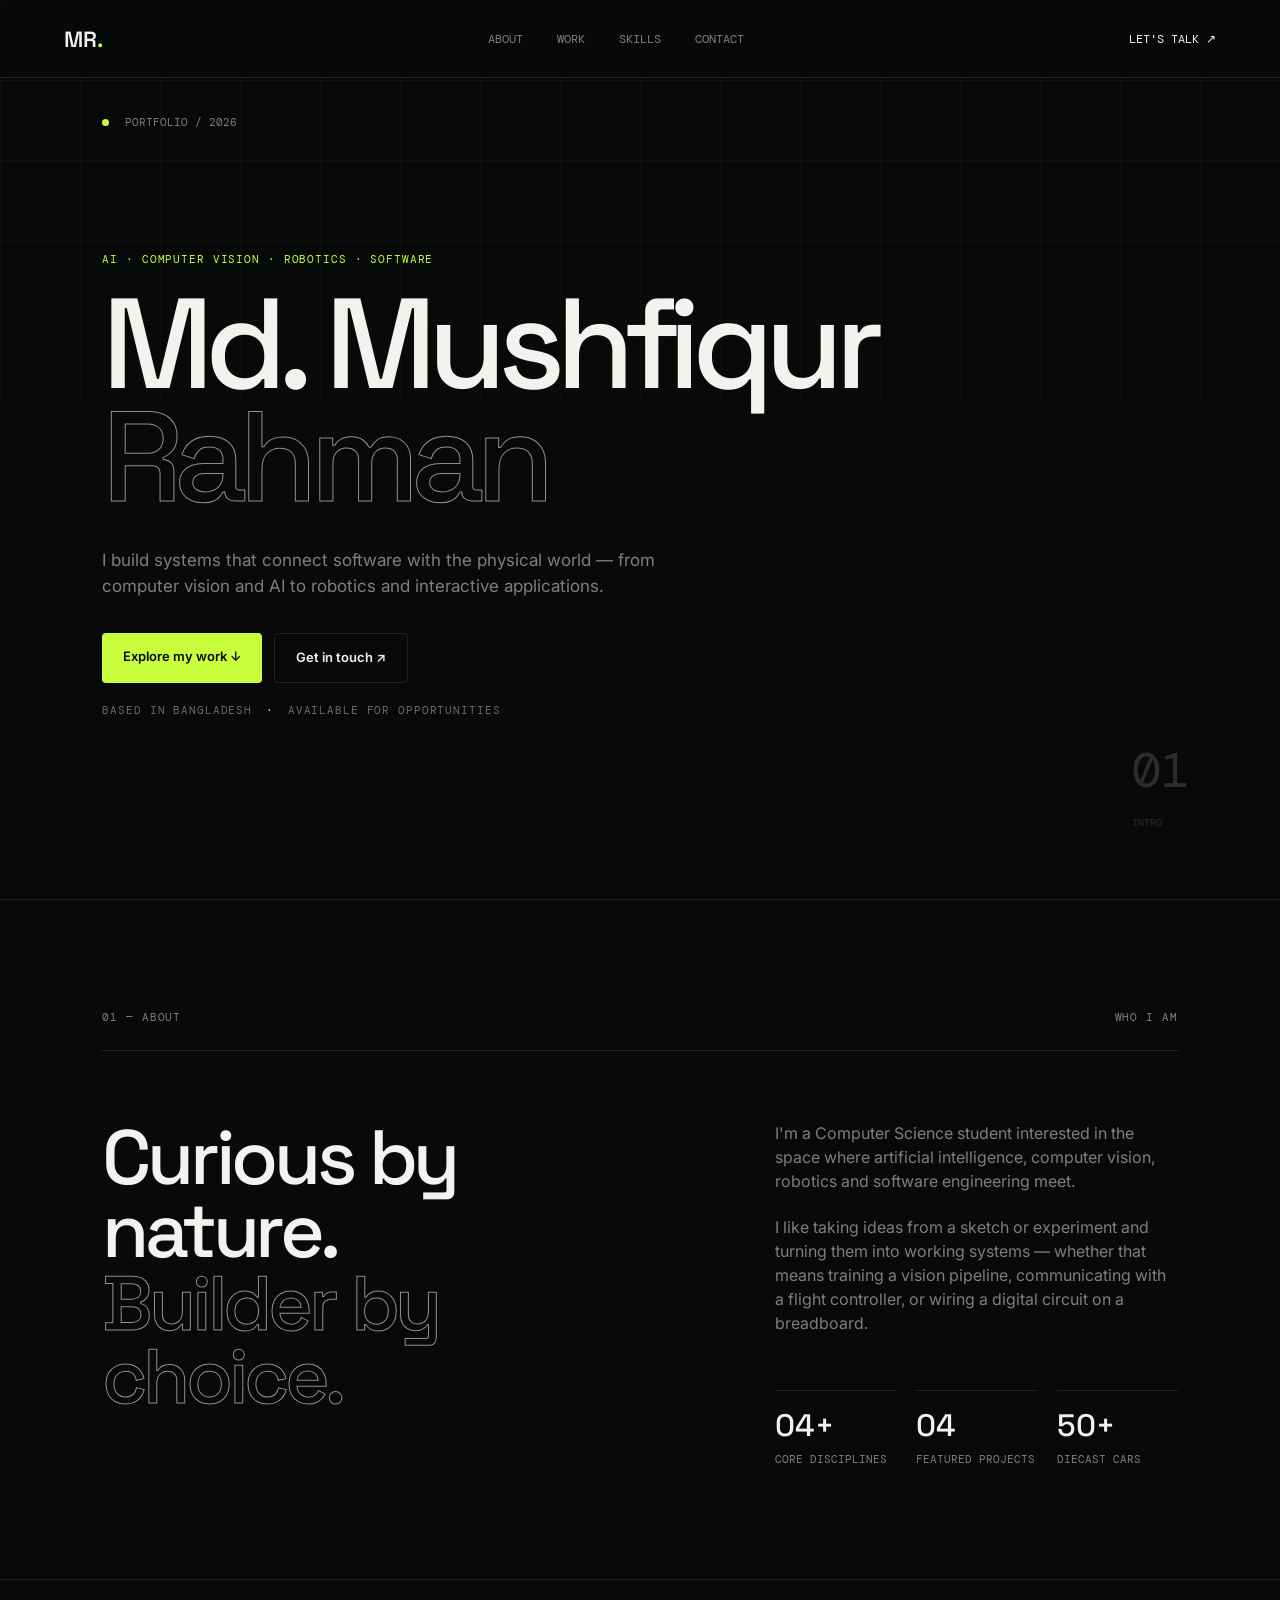
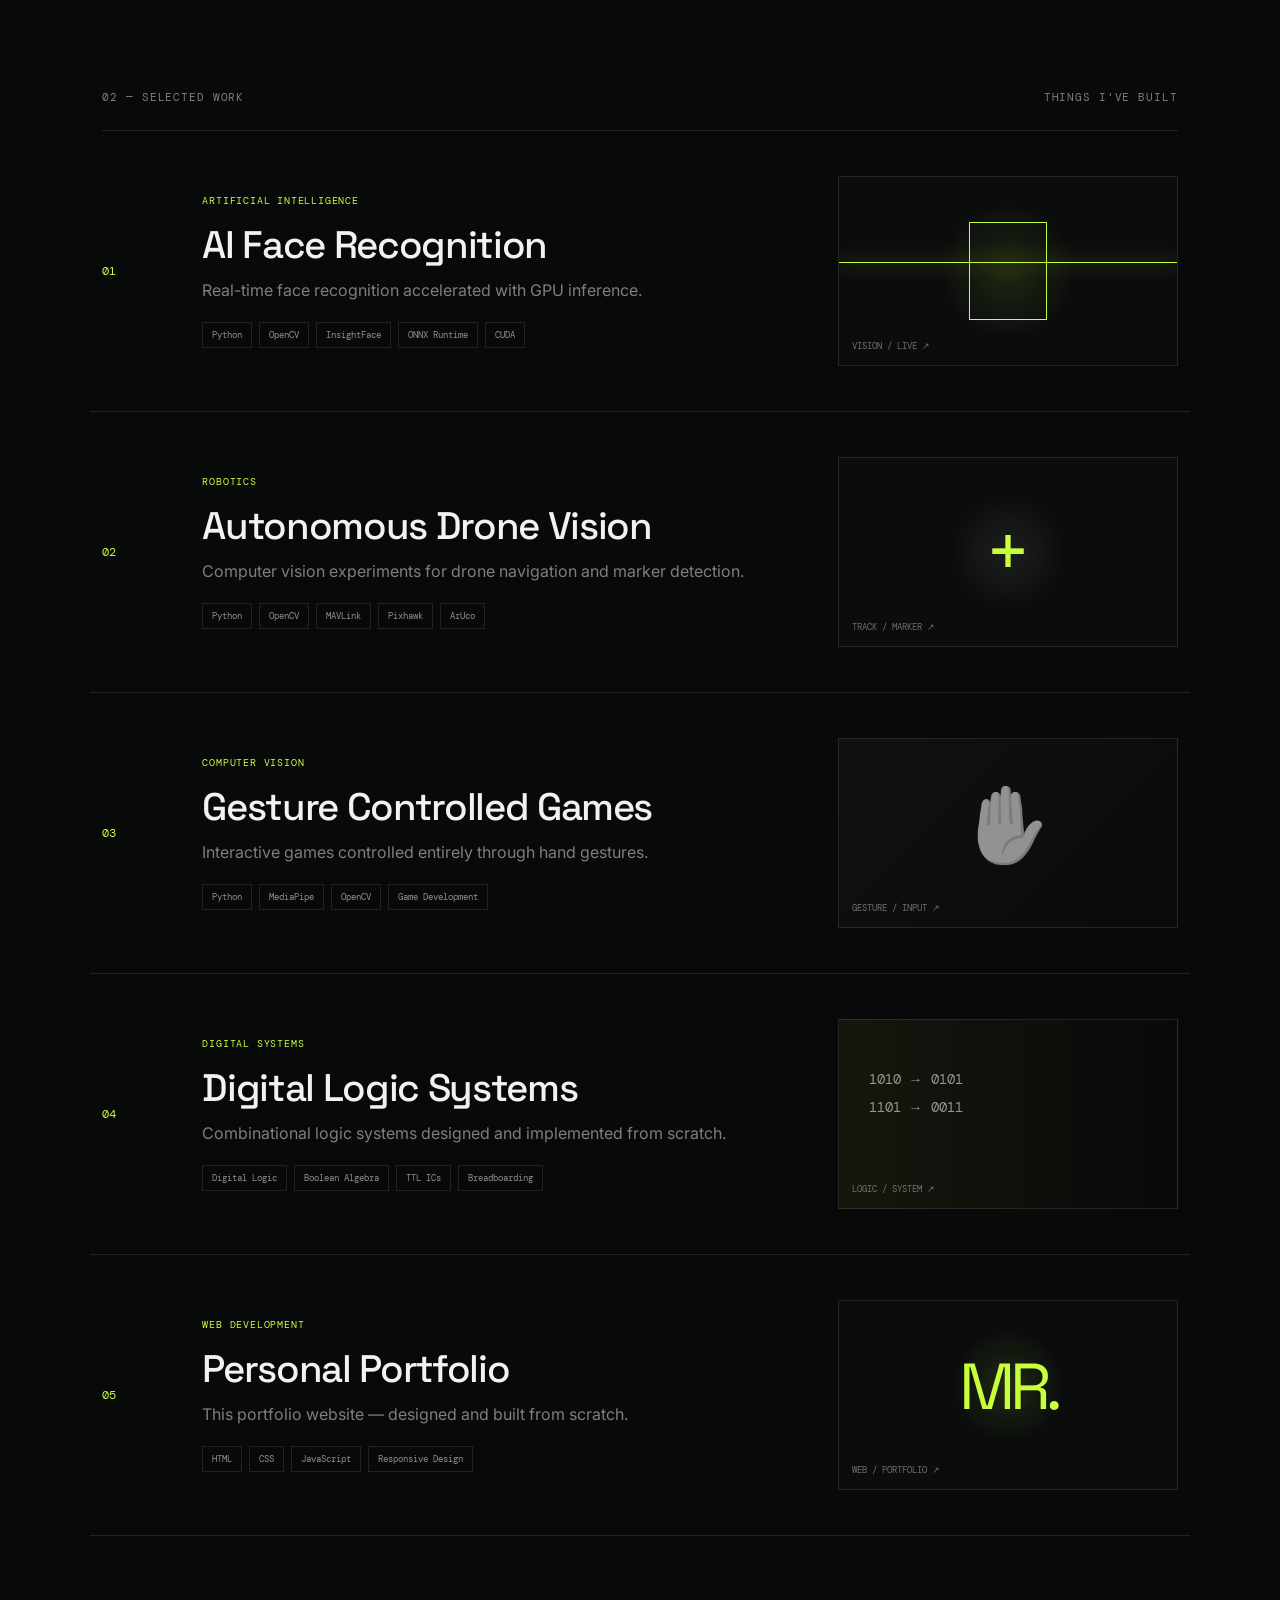
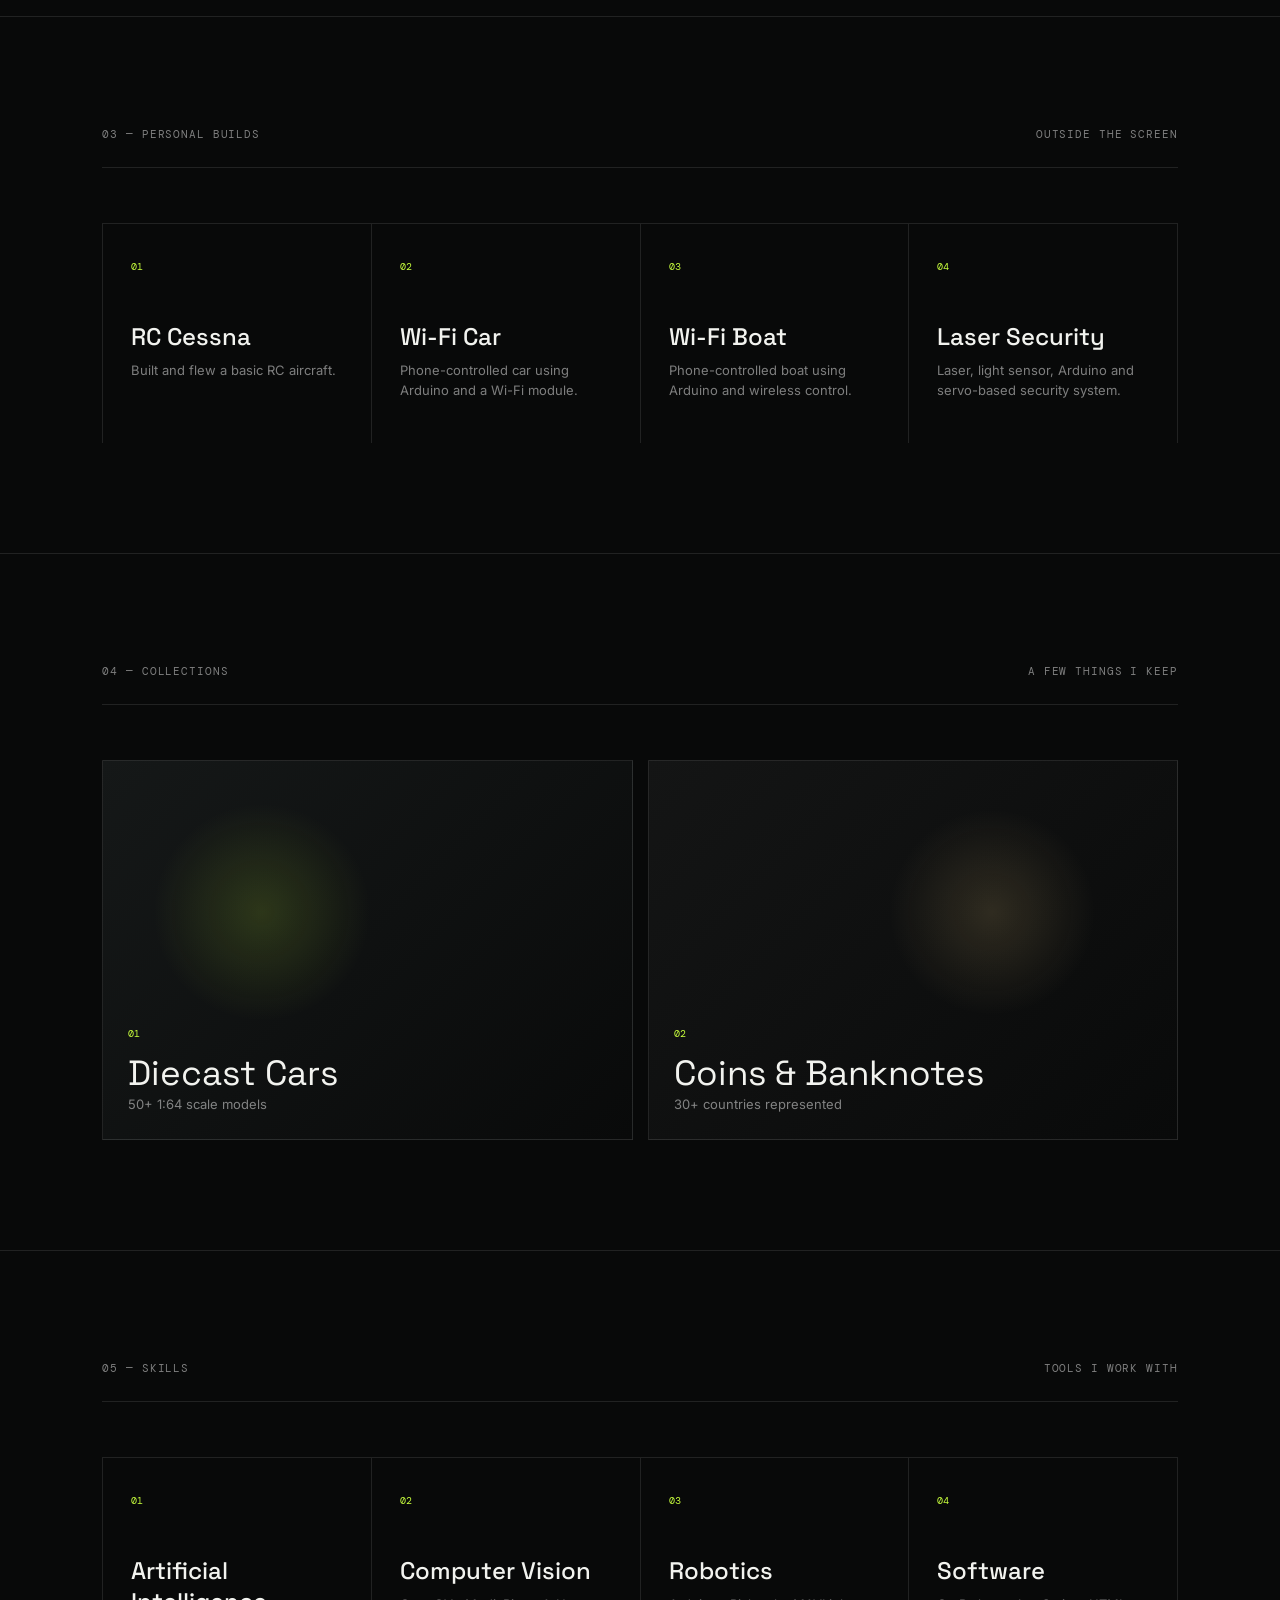
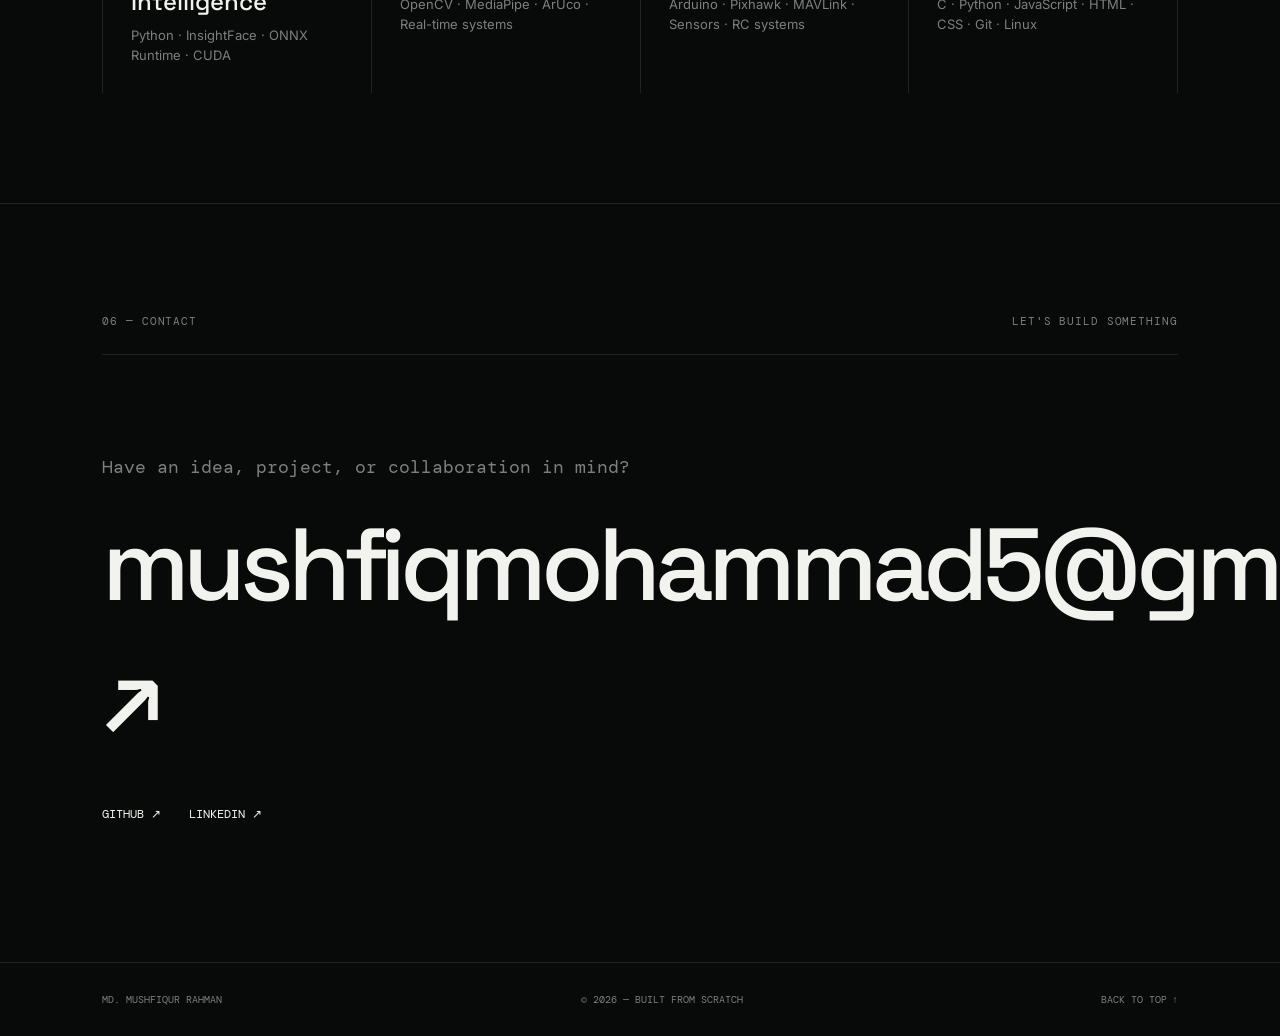
<file: index.html>
<!DOCTYPE html>
<html lang="en">
<head>
  <meta charset="UTF-8">
  <meta name="viewport" content="width=device-width, initial-scale=1.0">
  <meta name="description" content="Md. Mushfiqur Rahman — AI, computer vision, robotics and software portfolio.">
  <title>Md. Mushfiqur Rahman — Portfolio</title>
  <link rel="stylesheet" href="style.css">
</head>
<body>
  <div id="loader" class="loader">
    <div class="loader-grid"></div>
    <div class="drone" aria-hidden="true"><span></span><span></span><span></span><span></span><div class="drone-body"></div></div>
    <div class="loader-text">INITIALIZING PORTFOLIO</div>
  </div>

  <div class="site">
    <nav class="nav">
      <a href="#top" class="logo">MR<span>.</span></a>
      <div class="nav-links">
        <a href="#about">About</a><a href="#work">Work</a><a href="#skills">Skills</a><a href="#contact">Contact</a>
      </div>
      <a href="#contact" class="nav-contact">Let's talk ↗</a>
    </nav>

    <main id="top">
      <section class="hero">
        <div class="hero-grid"></div>
        <div class="hero-kicker"><span></span> Portfolio / 2026</div>
        <div class="hero-content">
          <p class="eyebrow">AI · COMPUTER VISION · ROBOTICS · SOFTWARE</p>
          <h1>Md. Mushfiqur<br><em>Rahman</em></h1>
          <p class="hero-copy">I build systems that connect software with the physical world — from computer vision and AI to robotics and interactive applications.</p>
          <div class="hero-actions">
            <a class="button primary" href="#work">Explore my work ↓</a>
            <a class="button secondary" href="#contact">Get in touch ↗</a>
          </div>
          <p class="availability">Based in Bangladesh <span>·</span> Available for opportunities</p>
        </div>
        <div class="hero-mark">01<br><small>INTRO</small></div>
      </section>

      <section id="about" class="section about">
        <div class="section-head"><span>01 — About</span><span>Who I am</span></div>
        <div class="about-layout">
          <h2>Curious by nature.<br><em>Builder by choice.</em></h2>
          <div class="about-text">
            <p>I'm a Computer Science student interested in the space where artificial intelligence, computer vision, robotics and software engineering meet.</p>
            <p>I like taking ideas from a sketch or experiment and turning them into working systems — whether that means training a vision pipeline, communicating with a flight controller, or wiring a digital circuit on a breadboard.</p>
            <div class="stats">
              <div><strong>04+</strong><span>Core disciplines</span></div>
              <div><strong>04</strong><span>Featured projects</span></div>
              <div><strong>50+</strong><span>Diecast cars</span></div>
            </div>
          </div>
        </div>
      </section>

      <section id="work" class="section work">
        <div class="section-head"><span>02 — Selected work</span><span>Things I've built</span></div>

        <a class="project project-link" href="project.html?id=face-recognition">
          <div class="project-number">01</div><div class="project-main">
            <div class="project-meta">ARTIFICIAL INTELLIGENCE</div><h3>AI Face Recognition</h3>
            <p>Real-time face recognition accelerated with GPU inference.</p>
            <div class="tags"><span>Python</span><span>OpenCV</span><span>InsightFace</span><span>ONNX Runtime</span><span>CUDA</span></div>
          </div><div class="project-visual vision"><div class="scan-line"></div><div class="face-box"></div><span>VISION / LIVE ↗</span></div>
        </a>

        <a class="project project-link" href="project.html?id=drone-vision">
          <div class="project-number">02</div><div class="project-main">
            <div class="project-meta">ROBOTICS</div><h3>Autonomous Drone Vision</h3>
            <p>Computer vision experiments for drone navigation and marker detection.</p>
            <div class="tags"><span>Python</span><span>OpenCV</span><span>MAVLink</span><span>Pixhawk</span><span>ArUco</span></div>
          </div><div class="project-visual drone-visual"><div class="crosshair">+</div><span>TRACK / MARKER ↗</span></div>
        </a>

        <a class="project project-link" href="project.html?id=gesture-games">
          <div class="project-number">03</div><div class="project-main">
            <div class="project-meta">COMPUTER VISION</div><h3>Gesture Controlled Games</h3>
            <p>Interactive games controlled entirely through hand gestures.</p>
            <div class="tags"><span>Python</span><span>MediaPipe</span><span>OpenCV</span><span>Game Development</span></div>
          </div><div class="project-visual gesture-visual"><div class="hand">✋</div><span>GESTURE / INPUT ↗</span></div>
        </a>

        <a class="project project-link" href="project.html?id=digital-logic">
          <div class="project-number">04</div><div class="project-main">
            <div class="project-meta">DIGITAL SYSTEMS</div><h3>Digital Logic Systems</h3>
            <p>Combinational logic systems designed and implemented from scratch.</p>
            <div class="tags"><span>Digital Logic</span><span>Boolean Algebra</span><span>TTL ICs</span><span>Breadboarding</span></div>
          </div><div class="project-visual logic-visual"><div class="logic-lines">1010 → 0101<br>1101 → 0011</div><span>LOGIC / SYSTEM ↗</span></div>
        </a>

        <a class="project project-link" href="project.html?id=portfolio">
          <div class="project-number">05</div><div class="project-main">
            <div class="project-meta">WEB DEVELOPMENT</div><h3>Personal Portfolio</h3>
            <p>This portfolio website — designed and built from scratch.</p>
            <div class="tags"><span>HTML</span><span>CSS</span><span>JavaScript</span><span>Responsive Design</span></div>
          </div><div class="project-visual portfolio-visual"><div class="portfolio-mark">MR<span>.</span></div><span>WEB / PORTFOLIO ↗</span></div>
        </a>
      </section>

      <section class="section builds">
        <div class="section-head"><span>03 — Personal builds</span><span>Outside the screen</span></div>
        <div class="build-grid">
          <div class="build-card"><span>01</span><h3>RC Cessna</h3><p>Built and flew a basic RC aircraft.</p></div>
          <div class="build-card"><span>02</span><h3>Wi-Fi Car</h3><p>Phone-controlled car using Arduino and a Wi-Fi module.</p></div>
          <div class="build-card"><span>03</span><h3>Wi-Fi Boat</h3><p>Phone-controlled boat using Arduino and wireless control.</p></div>
          <div class="build-card"><span>04</span><h3>Laser Security</h3><p>Laser, light sensor, Arduino and servo-based security system.</p></div>
        </div>
      </section>

      <section class="section collections">
        <div class="section-head"><span>04 — Collections</span><span>A few things I keep</span></div>
        <div class="collection-grid">
          <div class="collection-card cars"><div class="collection-overlay"><span>01</span><h3>Diecast Cars</h3><p>50+ 1:64 scale models</p></div></div>
          <div class="collection-card coins"><div class="collection-overlay"><span>02</span><h3>Coins & Banknotes</h3><p>30+ countries represented</p></div></div>
        </div>
      </section>

      <section id="skills" class="section skills">
        <div class="section-head"><span>05 — Skills</span><span>Tools I work with</span></div>
        <div class="skill-grid">
          <div><span>01</span><h3>Artificial Intelligence</h3><p>Python · InsightFace · ONNX Runtime · CUDA</p></div>
          <div><span>02</span><h3>Computer Vision</h3><p>OpenCV · MediaPipe · ArUco · Real-time systems</p></div>
          <div><span>03</span><h3>Robotics</h3><p>Arduino · Pixhawk · MAVLink · Sensors · RC systems</p></div>
          <div><span>04</span><h3>Software</h3><p>C · Python · JavaScript · HTML · CSS · Git · Linux</p></div>
        </div>
      </section>

      <section id="contact" class="section contact">
        <div class="section-head"><span>06 — Contact</span><span>Let's build something</span></div>
        <div class="contact-content">
          <p>Have an idea, project, or collaboration in mind?</p>
          <a href="mailto:mushfiqmohammad5@gmail.com">mushfiqmohammad5@gmail.com ↗</a>
          <div class="contact-links"><a href="#" target="_blank">GitHub ↗</a><a href="#" target="_blank">LinkedIn ↗</a></div>
        </div>
      </section>
    </main>

    <footer><span>Md. Mushfiqur Rahman</span><span>© 2026 — Built from scratch</span><a href="#top">Back to top ↑</a></footer>
  </div>
  <script src="script.js"></script>
</body>
</html>
</file>
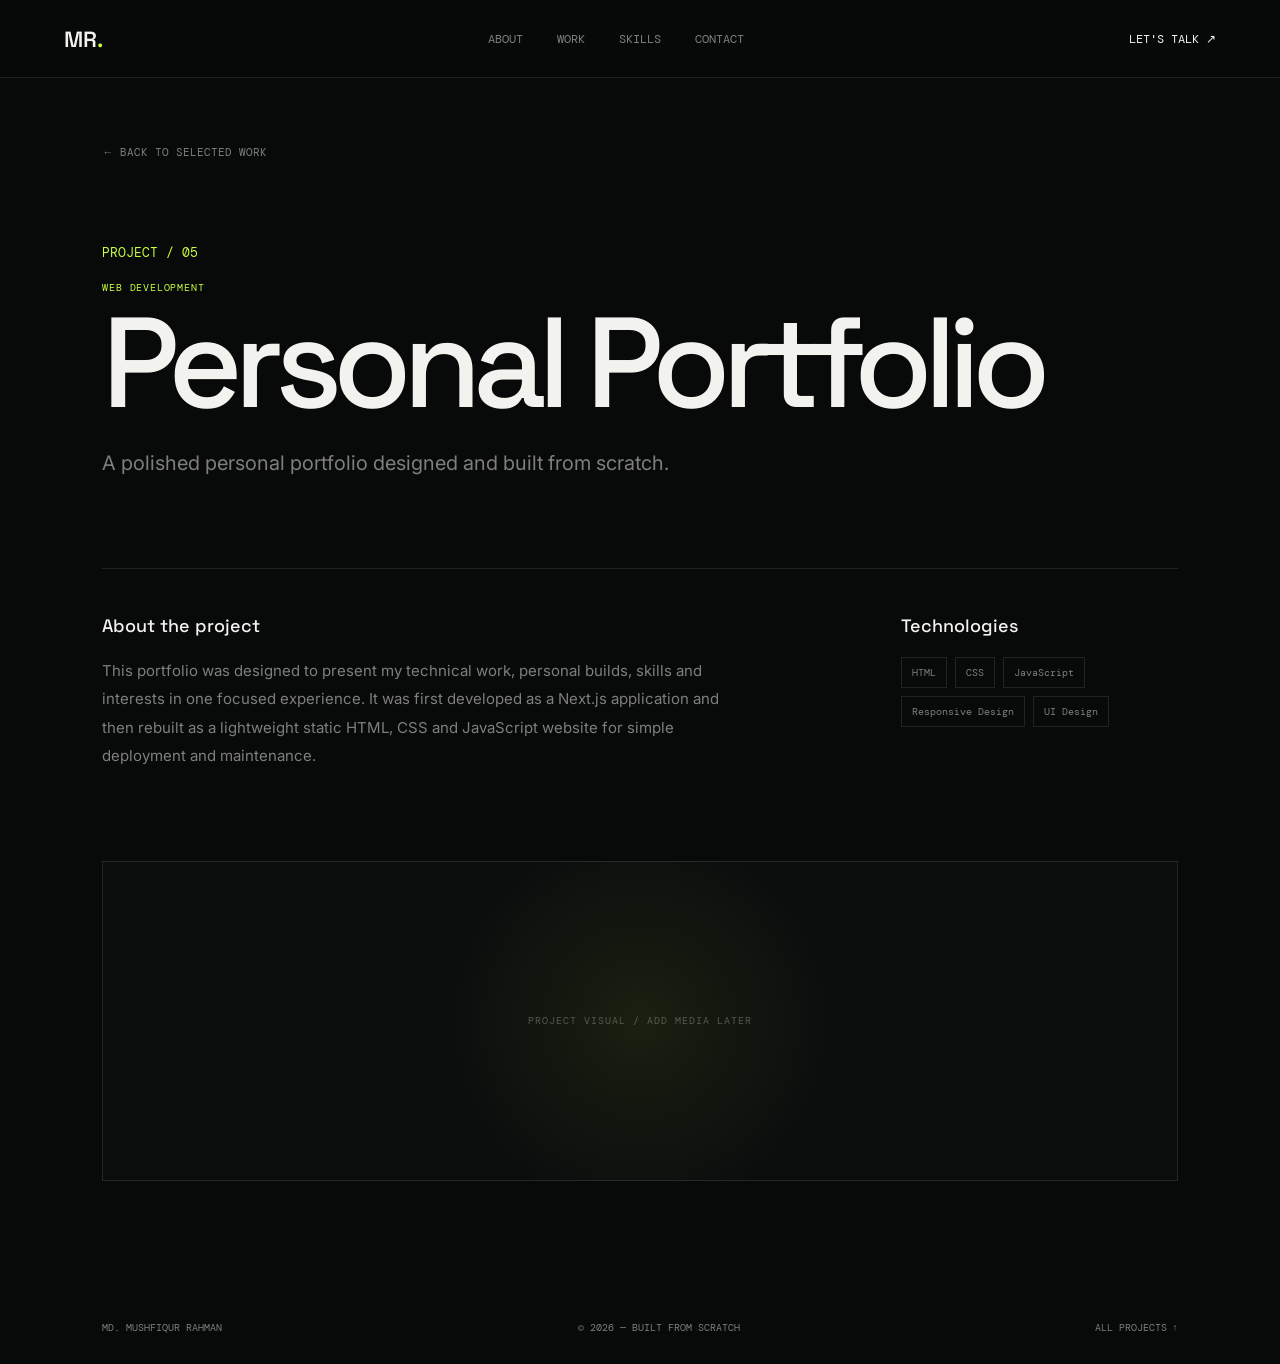
<file: project.html>
<!DOCTYPE html>
<html lang="en">
<head>
  <meta charset="UTF-8">
  <meta name="viewport" content="width=device-width, initial-scale=1.0">
  <title>Project — Md. Mushfiqur Rahman</title>
  <link rel="stylesheet" href="style.css">
  <link rel="stylesheet" href="project.css">
</head>
<body>
  <nav class="nav">
    <a href="index.html" class="logo">MR<span>.</span></a>
    <div class="nav-links"><a href="index.html#about">About</a><a href="index.html#work">Work</a><a href="index.html#skills">Skills</a><a href="index.html#contact">Contact</a></div>
    <a href="index.html#contact" class="nav-contact">Let's talk ↗</a>
  </nav>
  <main id="project-page">
    <div class="project-back"><a href="index.html#work">← Back to selected work</a></div>
    <div class="detail-number" id="number"></div>
    <p class="project-meta" id="category"></p>
    <h1 id="title"></h1>
    <p class="detail-intro" id="short"></p>
    <div class="detail-grid">
      <div>
        <h2>About the project</h2>
        <p id="description"></p>
      </div>
      <aside>
        <h2>Technologies</h2>
        <div class="detail-tags" id="technologies"></div>
      </aside>
    </div>
    <div class="detail-visual" id="visual"></div>
  </main>
  <footer><span>Md. Mushfiqur Rahman</span><span>© 2026 — Built from scratch</span><a href="index.html#work">All projects ↑</a></footer>
  <script src="project.js"></script>
</body>
</html>
</file>
<file: style.css>
@import url('https://fonts.googleapis.com/css2?family=DM+Mono:wght@400;500&family=Inter:wght@400;500;600;700&family=Space+Grotesk:wght@400;500;600;700&display=swap');

:root{--bg:#080909;--panel:#0d0f0f;--line:rgba(255,255,255,.10);--muted:rgba(255,255,255,.48);--text:#f2f3ef;--accent:#c8ff3d}
*{box-sizing:border-box;margin:0;padding:0}
html{scroll-behavior:smooth}
body{background:var(--bg);color:var(--text);font-family:Inter,Arial,sans-serif;line-height:1.5}
a{color:inherit;text-decoration:none}
.site{overflow:hidden}
.nav{height:78px;display:flex;align-items:center;justify-content:space-between;padding:0 5vw;border-bottom:1px solid var(--line);position:fixed;z-index:20;top:0;left:0;right:0;background:rgba(8,9,9,.78);backdrop-filter:blur(16px)}
.logo{font:600 22px 'Space Grotesk'}.logo span{color:var(--accent)}
.nav-links{display:flex;gap:34px;font:12px 'DM Mono';text-transform:uppercase;color:var(--muted)}
.nav-links a:hover,.nav-contact:hover,footer a:hover{color:var(--accent)}
.nav-contact{font:12px 'DM Mono';text-transform:uppercase}
.hero{min-height:100vh;padding:150px 8vw 80px;display:flex;align-items:center;position:relative;border-bottom:1px solid var(--line)}
.hero-grid,.loader-grid{position:absolute;inset:0;opacity:.35;background-image:linear-gradient(var(--line) 1px,transparent 1px),linear-gradient(90deg,var(--line) 1px,transparent 1px);background-size:80px 80px;mask-image:linear-gradient(to bottom,black,transparent)}
.hero-content{max-width:1050px;position:relative;z-index:2}.hero-kicker{position:absolute;top:115px;left:8vw;font:11px 'DM Mono';color:var(--muted);text-transform:uppercase}.hero-kicker span{display:inline-block;width:7px;height:7px;background:var(--accent);border-radius:50%;margin-right:9px}
.eyebrow,.project-meta,.section-head,.availability{font:11px 'DM Mono';letter-spacing:.08em;text-transform:uppercase}
.eyebrow{color:var(--accent);margin-bottom:22px}
h1{font:500 clamp(65px,10vw,150px)/.88 'Space Grotesk';letter-spacing:-.07em}
h1 em,h2 em{font-style:normal;color:transparent;-webkit-text-stroke:1px rgba(255,255,255,.55)}
.hero-copy{max-width:560px;margin-top:35px;color:var(--muted);font-size:17px}
.hero-actions{display:flex;gap:12px;margin-top:34px}.button{padding:14px 21px;border-radius:4px;font-size:13px;font-weight:600}.primary{background:var(--accent);color:#090a08}.secondary{border:1px solid var(--line)}
.availability{color:rgba(255,255,255,.4);margin-top:20px}.availability span{color:var(--accent);margin:0 6px}.hero-mark{position:absolute;right:7vw;bottom:70px;color:rgba(255,255,255,.15);font:48px 'DM Mono';line-height:.8}.hero-mark small{font-size:10px}
.section{padding:110px 8vw;border-bottom:1px solid var(--line)}.section-head{display:flex;justify-content:space-between;color:var(--muted);padding-bottom:26px;border-bottom:1px solid var(--line)}
.about-layout{display:grid;grid-template-columns:1.15fr .85fr;gap:10vw;padding-top:70px}h2{font:500 clamp(44px,6vw,84px)/.95 'Space Grotesk';letter-spacing:-.055em}.about-text{color:var(--muted);max-width:570px}.about-text p+p{margin-top:22px}.stats{display:grid;grid-template-columns:repeat(3,1fr);gap:20px;margin-top:55px}.stats div{border-top:1px solid var(--line);padding-top:14px}.stats strong{display:block;color:var(--text);font:500 31px 'Space Grotesk'}.stats span{font:11px 'DM Mono';text-transform:uppercase}
.work{padding-bottom:80px}.project{display:grid;grid-template-columns:70px 1fr 340px;gap:30px;padding:45px 0;border-bottom:1px solid var(--line);align-items:center}.project-number{font:12px 'DM Mono';color:var(--accent)}.project-meta{color:var(--accent);font-size:10px;margin-bottom:13px}.project h3{font:500 clamp(28px,3vw,44px) 'Space Grotesk';letter-spacing:-.035em}.project p{color:var(--muted);margin-top:9px;max-width:650px}.tags{display:flex;flex-wrap:wrap;gap:7px;margin-top:20px}.tags span{border:1px solid var(--line);padding:6px 9px;font:9px 'DM Mono';color:rgba(255,255,255,.55)}
.project-visual{height:190px;background:#0b0d0d;border:1px solid var(--line);position:relative;display:flex;align-items:flex-end;padding:13px;overflow:hidden}.project-visual>span{font:9px 'DM Mono';color:rgba(255,255,255,.4);z-index:2}.vision{background:radial-gradient(circle at 50% 50%,rgba(200,255,61,.11),transparent 35%),#0b0d0d}.scan-line{position:absolute;left:0;right:0;top:45%;height:1px;background:var(--accent);box-shadow:0 0 18px var(--accent);animation:scan 3s infinite}.face-box{position:absolute;width:78px;height:98px;border:1px solid var(--accent);left:50%;top:50%;transform:translate(-50%,-50%)}.drone-visual{background:radial-gradient(circle,rgba(255,255,255,.08),transparent 30%),#0b0d0d}.crosshair{position:absolute;left:50%;top:50%;transform:translate(-50%,-50%);font:70px 'DM Mono';color:var(--accent)}.gesture-visual{background:linear-gradient(135deg,#101211,#090a0a)}.hand{position:absolute;font-size:72px;left:50%;top:50%;transform:translate(-50%,-58%);filter:grayscale(1);opacity:.7}.logic-visual{font:14px 'DM Mono';background:linear-gradient(90deg,rgba(200,255,61,.06),transparent)}.logic-lines{position:absolute;top:45px;left:30px;line-height:2;color:rgba(255,255,255,.55)}.moon-visual{background:radial-gradient(circle at 50% 45%,rgba(180,210,255,.15),transparent 28%),#0b0d0d}.moon{width:75px;height:75px;border-radius:50%;background:#dfe5ed;position:absolute;left:50%;top:45%;transform:translate(-50%,-50%);box-shadow:0 0 45px rgba(220,230,255,.22)}
.build-grid,.skill-grid{display:grid;grid-template-columns:repeat(4,1fr);border-left:1px solid var(--line);margin-top:55px}.build-card,.skill-grid>div{min-height:220px;padding:28px;border-right:1px solid var(--line);border-top:1px solid var(--line)}.build-card span,.skill-grid span{font:10px 'DM Mono';color:var(--accent)}.build-card h3,.skill-grid h3{font:500 24px 'Space Grotesk';margin-top:45px}.build-card p,.skill-grid p{color:var(--muted);font-size:13px;margin-top:9px}
.collection-grid{display:grid;grid-template-columns:1fr 1fr;gap:15px;margin-top:55px}.collection-card{height:380px;border:1px solid var(--line);position:relative;overflow:hidden;background:#111}.cars{background:radial-gradient(circle at 30% 40%,rgba(200,255,61,.15),transparent 25%),linear-gradient(135deg,#151818,#090a0a)}.coins{background:radial-gradient(circle at 65% 40%,rgba(220,190,120,.16),transparent 25%),linear-gradient(135deg,#141515,#090a0a)}.collection-overlay{position:absolute;inset:auto 25px 25px}.collection-overlay span{font:10px 'DM Mono';color:var(--accent)}.collection-overlay h3{font:35px 'Space Grotesk';margin-top:8px}.collection-overlay p{color:var(--muted);font-size:13px}
.contact{min-height:70vh;display:flex;flex-direction:column}.contact-content{padding:100px 0 30px}.contact-content p{color:var(--muted);font:18px 'DM Mono'}.contact-content>a{display:block;font:500 clamp(45px,8vw,110px) 'Space Grotesk';letter-spacing:-.06em;margin-top:20px}.contact-content>a:hover{color:var(--accent)}.contact-links{display:flex;gap:28px;margin-top:45px;font:12px 'DM Mono';text-transform:uppercase}
footer{padding:30px 8vw;display:flex;justify-content:space-between;color:var(--muted);font:10px 'DM Mono';text-transform:uppercase}.loader{position:fixed;inset:0;background:#080909;z-index:100;display:grid;place-items:center;transition:opacity .7s,visibility .7s}.loader.hide{opacity:0;visibility:hidden}.loader-text{position:absolute;bottom:14%;font:10px 'DM Mono';color:var(--muted);letter-spacing:.18em}.drone{position:relative;width:100px;height:50px;animation:float 1.8s ease-in-out infinite}.drone-body{position:absolute;width:38px;height:14px;border:1px solid var(--accent);left:31px;top:18px}.drone span{position:absolute;width:30px;height:1px;background:var(--accent);top:25px}.drone span:nth-child(1){left:0}.drone span:nth-child(2){right:0}.drone span:nth-child(3){left:9px;top:8px;transform:rotate(-25deg)}.drone span:nth-child(4){right:9px;top:8px;transform:rotate(25deg)}
@keyframes float{50%{transform:translateY(-8px)}}@keyframes scan{50%{top:78%}}
@media(max-width:850px){.nav-links{display:none}.nav{padding:0 6vw}.hero{padding:140px 6vw 70px}.hero-kicker{left:6vw}.section{padding:80px 6vw}.about-layout{grid-template-columns:1fr;gap:50px}.project{grid-template-columns:40px 1fr}.project-visual{grid-column:2;height:150px;margin-top:10px}.build-grid,.skill-grid{grid-template-columns:1fr 1fr}.collection-grid{grid-template-columns:1fr}.collection-card{height:300px}.hero-mark{display:none}}
@media(max-width:520px){h1{font-size:59px}.hero-copy{font-size:15px}.hero-actions{flex-direction:column;align-items:flex-start}.button{text-align:center;width:100%}.project{grid-template-columns:30px 1fr;gap:16px}.project h3{font-size:28px}.build-grid,.skill-grid{grid-template-columns:1fr}.stats{gap:10px}.stats strong{font-size:24px}.collection-overlay h3{font-size:29px}footer{flex-direction:column;gap:12px}}

.project-link{color:inherit;cursor:pointer;transition:background .25s ease,border-color .25s ease;padding-left:12px;padding-right:12px;margin-left:-12px;margin-right:-12px}
.project-link:hover{background:rgba(255,255,255,.025)}
.project-link:hover h3{color:var(--accent)}
.project-link:hover .project-visual{border-color:rgba(200,255,61,.35)}
.portfolio-visual{background:radial-gradient(circle at 50% 45%,rgba(200,255,61,.12),transparent 28%),#0b0d0d}
.portfolio-mark{font:65px 'Space Grotesk';letter-spacing:-.08em;position:absolute;left:50%;top:45%;transform:translate(-50%,-50%);color:var(--accent)}
</file>
<file: project.css>
#project-page{padding:145px 8vw 110px;min-height:calc(100vh - 80px)}.project-back{font:11px 'DM Mono';text-transform:uppercase;color:var(--muted);margin-bottom:85px}.project-back a:hover{color:var(--accent)}.detail-number{font:13px 'DM Mono';color:var(--accent);margin-bottom:20px}.detail-number:before{content:'PROJECT / '}.detail-intro{max-width:760px;font-size:20px;color:var(--muted);margin-top:28px}.detail-grid{display:grid;grid-template-columns:1.4fr .6fr;gap:12vw;margin-top:90px;padding-top:45px;border-top:1px solid var(--line)}.detail-grid h2{font:500 18px 'Space Grotesk';letter-spacing:0;margin-bottom:20px}.detail-grid p{max-width:680px;color:var(--muted);font-size:15px;line-height:1.9}.detail-tags{display:flex;flex-wrap:wrap;gap:8px}.detail-tags span{border:1px solid var(--line);padding:8px 10px;font:10px 'DM Mono';color:var(--muted)}.detail-visual{height:320px;margin-top:90px;border:1px solid var(--line);background:radial-gradient(circle at 50% 50%,rgba(200,255,61,.08),transparent 35%),#0b0d0d;display:grid;place-items:center;position:relative}.detail-visual:after{content:'PROJECT VISUAL / ADD MEDIA LATER';font:10px 'DM Mono';letter-spacing:.1em;color:rgba(255,255,255,.28)}.portfolio-detail{font:90px 'Space Grotesk';color:var(--accent)}@media(max-width:800px){#project-page{padding:125px 6vw 80px}.detail-grid{grid-template-columns:1fr;gap:50px}.detail-visual{margin-top:55px}.nav-links{display:none}}
</file>
